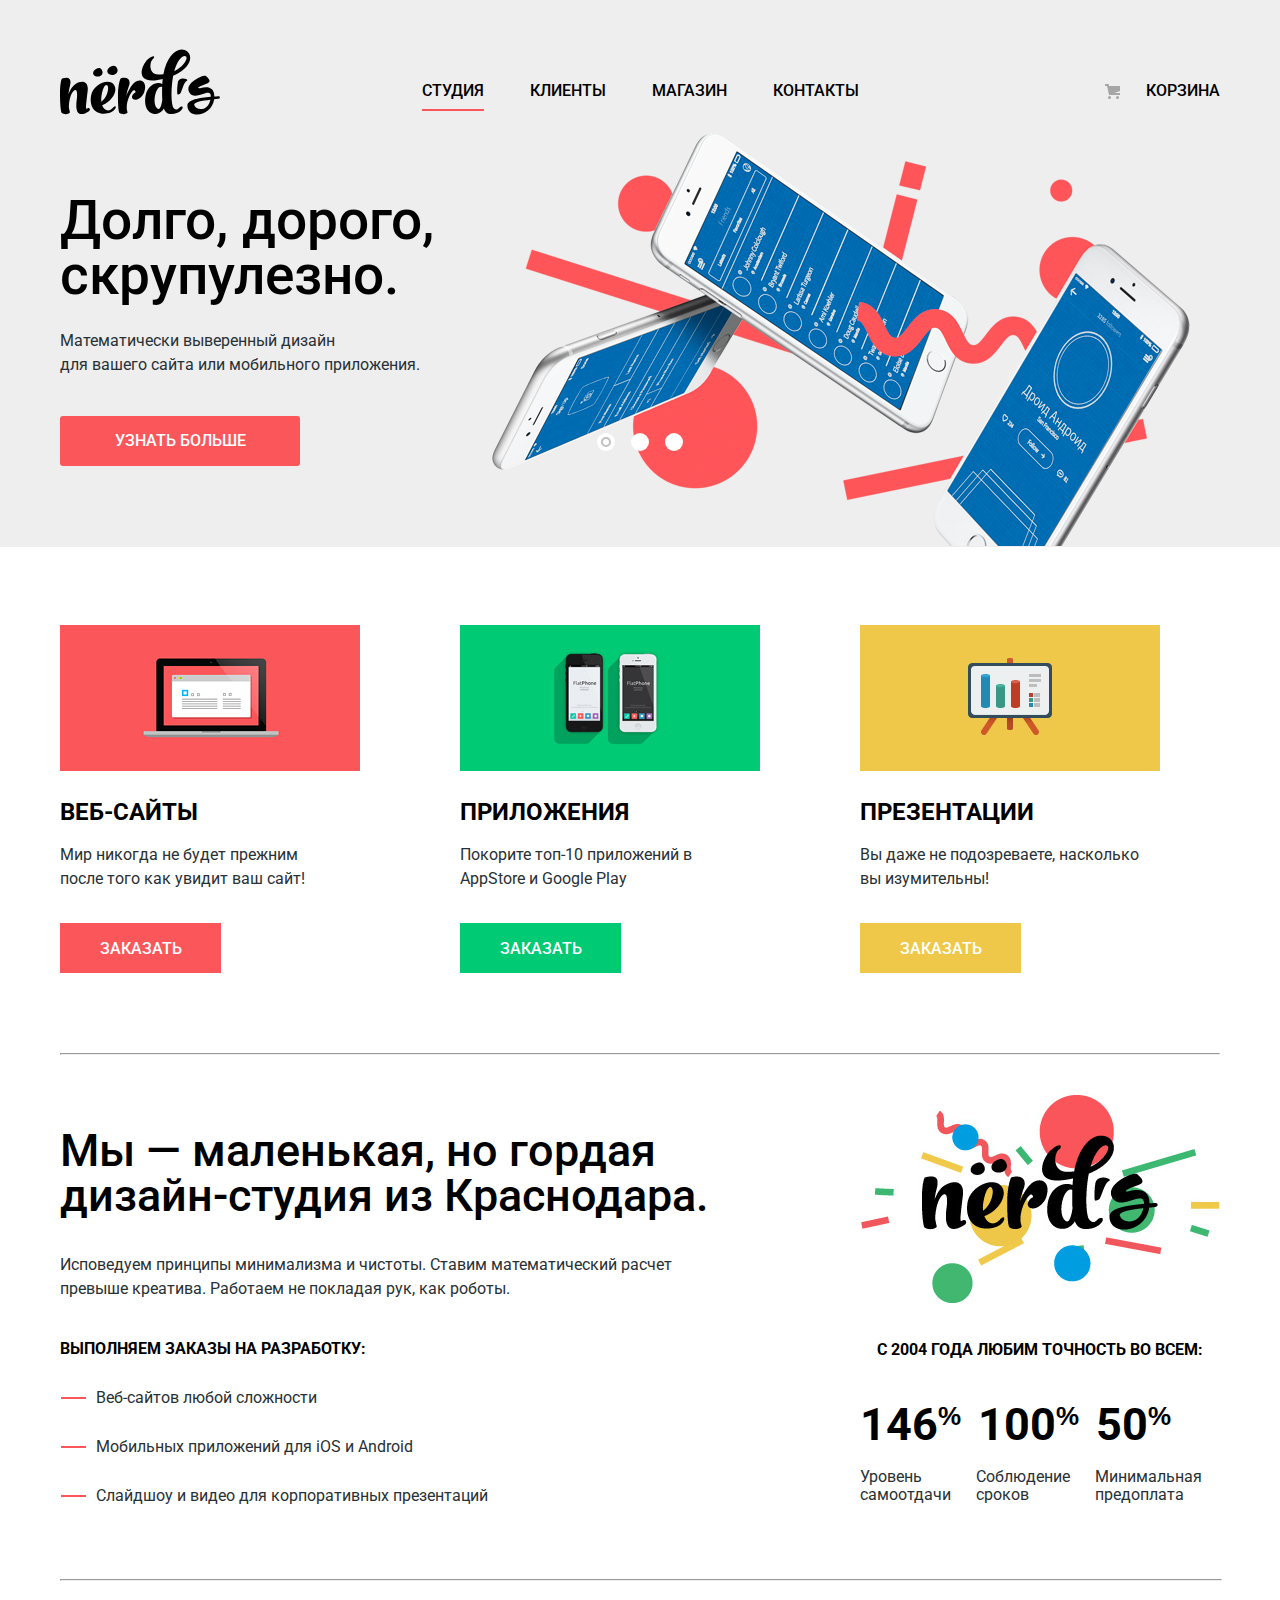
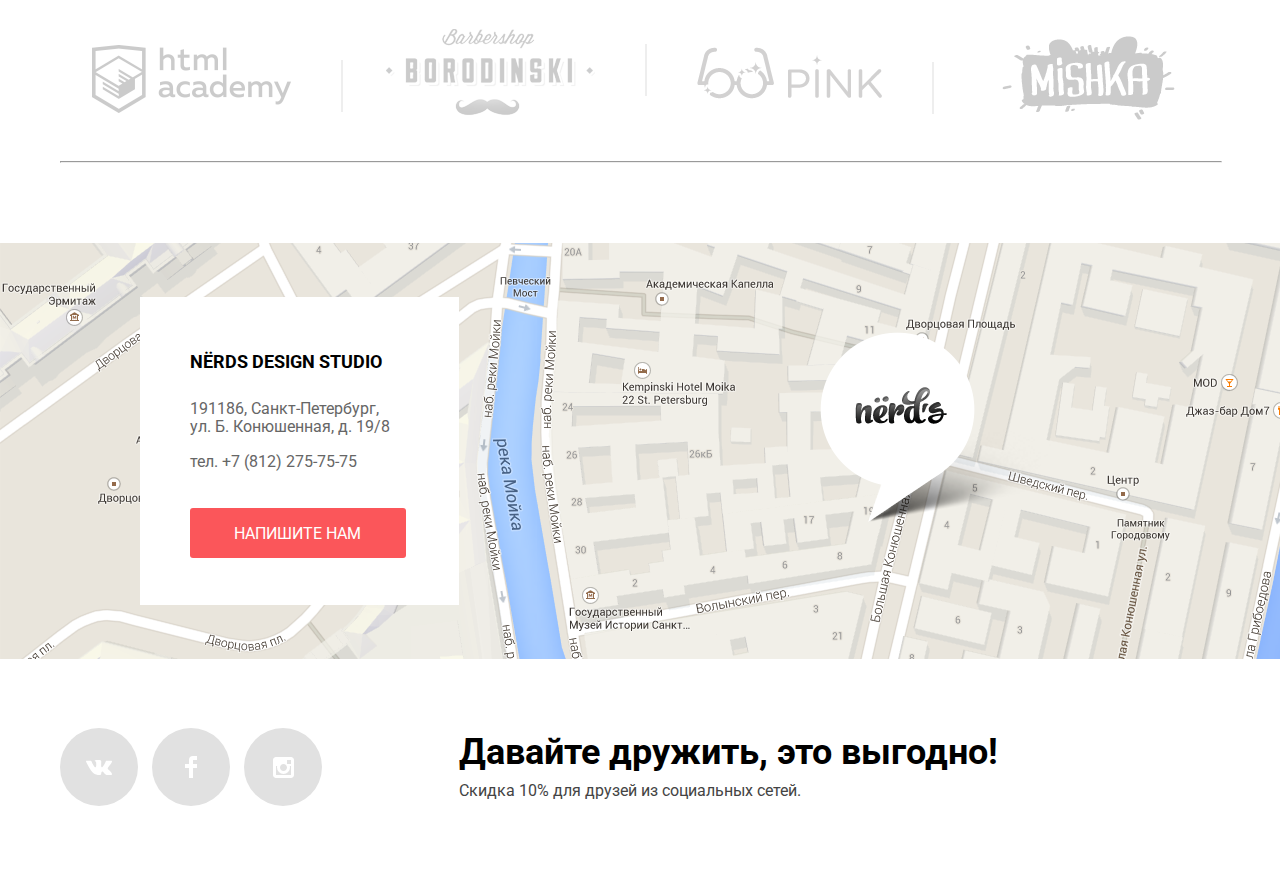
<file: index.html>
<!DOCTYPE html>
<html lang="ru">
  <head>
    <meta charset="utf-8">
    <title>HTML Academy: Нёрдс</title>
    <link href="https://fonts.googleapis.com/css?family=Roboto:400,500,700&display=swap&subset=cyrillic" rel="stylesheet">
    <link rel="stylesheet" href="css/normalize.css">
    <link rel="stylesheet" href="css/style.css">
  </head>
  <body>

    <header class="header-cite">
      <h1 class="visually-hidden">Веб Студия Нёрдс</h1>
      <div class="menu-block">
        <img src="img/nerds-logo.svg" width="160" height="66" alt="Логотип «Нёрдс»">

        <ul class="main-menu">
          <li class="active">
            <a href="#">Студия</a>
          </li>
          <li>
            <a href="#">Клиенты</a>
          </li>
          <li>
            <a href="catalog.html">Магазин</a>
          </li>
          <li>
            <a href="#">Контакты</a>
          </li>
        </ul>

        <ul class="main-basket">
          <li>
            <a href="#">Корзина</a>
          </li>
        </ul>
      </div>

      <section class="slide">
        <div class="container">
          <h2 class="visually-hidden">Лента преимуществ</h2>
          <input id="iphone-slide" class="visually-hidden" type="radio" name="switch" checked="">
          <input id="monitor-slide" class="visually-hidden" type="radio" name="switch">
          <input id="gadgets-slide" class="visually-hidden" type="radio" name="switch">
          <div class="slide-bar">
            <label for="iphone-slide" class="slide-bar-iphone">iphone</label>
            <label  for="monitor-slide" class="slide-bar-monitor">monitor</label>
            <label for="gadgets-slide" class="slide-bar-gadgets">gadgets</label>
          </div>
          <ul class="slide-list">
            <li class="slide-item">
              <h3>Долго, дорого,<br> скрупулезно.</h3>
              <p>Математически выверенный дизайн<br> для вашего сайта или мобильного приложения.</p>
              <a class="btn" href="#">Узнать больше</a>
            </li>
            <li class="slide-item">
              <h3>Любим математику<br> как никто другой</h3>
              <p>Никакого креатива, только математические формулы<br> для расчета идеальных пропорций.</p>
              <a class="btn">Узнать больше</a>
            </li>
            <li class="slide-item">
              <h3>Только ночь,<br> только хардкор</h3>
              <p>Работать днем, как все? Мы против этого.<br> Ближе к полуночи работа только начинается.</p>
              <a class="btn">Узнать больше</a>
            </li>
          </ul>
        </div>
      </section>

    </header>


    <main>
      <div class="block-services">
        <h2 class="visually-hidden">Наши Услуги!</h2>
        <section class="services-sait">
          <img src="img/web-sait.png" width="300" height="146" alt="Веб Сайт">
          <h3>Веб-сайты</h3>
          <p>Мир никогда не будет прежним после того как увидит ваш сайт!</p>
          <button class="btn-services btn-services-sait" type="button" name="button">ЗАКАЗАТЬ</button>
        </section>
        <section class="services-application">
          <img src="img/application.png" width="300" height="146" alt="Приложения">
          <h3>Приложения</h3>
          <p>Покорите топ-10 приложений в AppStore и Google Play</p>
          <button class="btn-services btn-services-application" type="button" name="button">ЗАКАЗАТЬ</button>
        </section>
        <section class="services-presentation">
          <img src="img/presentation.png" width="300" height="146" alt="Презентация">
          <h3>Презентации</h3>
          <p>Вы даже не подозреваете, насколько вы изумительны!</p>
          <button class="btn-services btn-services-presentation" type="button" name="button">ЗАКАЗАТЬ</button>
        </section>
        <hr>
      </div>

      <div class="our-qualities">
        <div class="task-list">
          <h2>Мы — маленькая, но гордая дизайн-студия из Краснодара.</h2>
          <p>Исповедуем принципы минимализма и чистоты. Ставим математический расчет превыше креатива. Работаем не покладая рук, как роботы.</p>
          <h3>Выполняем заказы на разработку:</h3>
          <ol>
            <li>Веб-сайтов любой сложности</li>
            <li>Мобильных приложений для iOS и Android</li>
            <li>Слайдшоу и видео для корпоративных презентаций</li>
          </ol>
        </div>
        <div class="feature">
          <img src="img/nerds-color-logo.png" width="360" height="208" alt="Цветной Логотип Нердс">
          <p>с 2004 года Любим точность во всем:</p>
          <ul class="feature-percent">
            <li>146<span>%</span></li>
            <li>100<span>%</span></li>
            <li>50<span>%</span></li>
          </ul>
          <ul class="feature-text">
            <li>Уровень самоотдачи</li>
            <li>Соблюдение сроков</li>
            <li>Минимальная предоплата</li>
          </ul>
        </div>
      </div>

      <div class="block-logo">
        <hr>
          <ul class="logos-works">
            <li class="logo-html"><a href="https://htmlacademy.ru/intensive/htmlcss"><img src="img/logo-html-academy.svg" width="199" height="68" alt="Логотип htmlacademy"></a></li>
            <li class="logo-borodinski"><img src="img/logo-borodinski.svg" width="209" height="90" alt="Логотип Барбершоп"></li>
            <li class="logo-pink"><img src="img/logo-pink.svg" width="185" height="52" alt="Логотип Пинк"></li>
            <li class="logo-mishka"><img src="img/logo-mishka.svg" width="173" height="84" alt="Логотип Мишка"></li>
          </ul>
        <hr>
      </div>

    </main>



    <footer class="footer">
      <div class="maps-footer">

          <img src="img/maps.png" width="1440" height="416" alt="Карта">
          <div class="adress-maps">
            <h3>NЁRDS DESIGN STUDIO</h3>
            <p>191186, Санкт-Петербург, ул. Б. Конюшенная, д. 19/8</p>
            <p>тел. +7 (812) 275-75-75</p>
            <a href="index.html#modalbackground" class="button">Напишите нам</a>
          </div>
          <img class="marker-adress" src="img/map-marker.png" width="231" height="190" alt="Маркер карты">
        </div>

        <div class="block-footer">
          <div class="social">
            <ul>
              <li>
                <a class="social-btn" href="#"><span class="visually-hidden">Вконтакте</span>
                  <svg xmlns="http://www.w3.org/2000/svg" width="26" height="15" viewBox="0 0 26 15"><path fill="#FFF" d="M16.138 11.51c.956-.309 2.18 2.04 3.483 2.939.978.681 1.727.534 1.727.534l3.473-.05s1.815-.112.957-1.554c-.071-.12-.503-1.069-2.585-3.022-2.177-2.043-1.882-1.712.739-5.244 1.597-2.153 2.236-3.468 2.036-4.028-.192-.539-1.365-.399-1.365-.399L20.69.713c-.381.001-.704.119-.851.515-.003.004-.621 1.666-1.445 3.079-1.741 2.989-2.436 3.148-2.724 2.961-.661-.433-.494-1.737-.494-2.664 0-2.897.432-4.105-.846-4.417-.427-.104-.739-.172-1.828-.182-1.392-.021-2.574 0-3.244.329-.445.223-.786.712-.579.74.26.035.843.16 1.155.586.401.552.389 1.789.389 1.789s.229 3.411-.54 3.834c-.528.29-1.25-.302-2.803-3.016-.793-1.388-1.392-2.922-1.392-2.922s-.116-.285-.326-.441c-.25-.185-.6-.244-.6-.244L.848.684S.29.7.085.946c-.182.218-.015.668-.015.668s2.909 6.881 6.203 10.347c3.02 3.182 6.452 2.971 6.452 2.971h1.555s.469-.054.709-.312c.224-.24.214-.691.214-.691s-.031-2.109.935-2.419z"/>
                  </svg>
                </a>
              </li>
              <li>
                <a class="social-btn" href="#"><span class="visually-hidden">Фэйсбук</span>
                  <svg xmlns="http://www.w3.org/2000/svg" width="12" height="22" viewBox="0 0 12 22"><path fill="#FFF" d="M12 4V0H8a4 4 0 0 0-4 4v4H0v4h4v10h4V12h4V8H8V4h4z"/>
                  </svg>
                </a>
              </li>
              <li>
                <a class="social-btn" href="#"><span class="visually-hidden">Инстаграм</span>
                  <svg xmlns="http://www.w3.org/2000/svg" width="21" height="21" viewBox="0 0 21 21"><path fill="#FFF" d="M18 0H3C1.35 0 0 1.35 0 3v15c0 1.65 1.35 3 3 3h15c1.65 0 3-1.35 3-3V3c0-1.65-1.35-3-3-3zm-7.5 7c1.93 0 3.5 1.57 3.5 3.5S12.43 14 10.5 14 7 12.43 7 10.5 8.57 7 10.5 7zM18 18H3V9h1.181A6.504 6.504 0 0 0 4 10.5a6.5 6.5 0 1 0 13 0 6.45 6.45 0 0 0-.181-1.5H18v9zm0-11h-4V3h4v4z"/>
                  </svg>
                </a>
              </li>
            </ul>
          </div>
          <div class="friend">
            <b>Давайте дружить, это выгодно!</b>
            <p>Скидка 10% для друзей из социальных сетей.</p>
          </div>
        </div>
    </footer>


    <div class="modal" id="modalbackground">
          <section class="write-to-us">
            <h2>Напишите нам</h2>
            <form class="write-to-us-form" action="https://htmlacademy.ru/intensive/htmlcss" method="get">
              <p>
                <label for="zona-name">Ваше имя:</label>
                <input type="text" id="zona-name" name="name" placeholder="Имя Фамилия">
              </p>
              <p>
                <label for="zona-email">Ваш e-mail:</label>
                <input type="email" id="zona-email" name="email" placeholder="email@example.com">
              </p>
              <p class="message-zona">
                <label for="zona-message">Текст письма:</label>
                <textarea id="zona-message" placeholder="В свободной форме" name="message" cols="50" rows="5"></textarea>
              </p>
                <button class="button">
                  Отправить
                </button>
            </form>
            <a href="index.html" class="exit" aria-label="Закрыть"></a>
          </section>
    </div>













  </body>
</html>
</file>
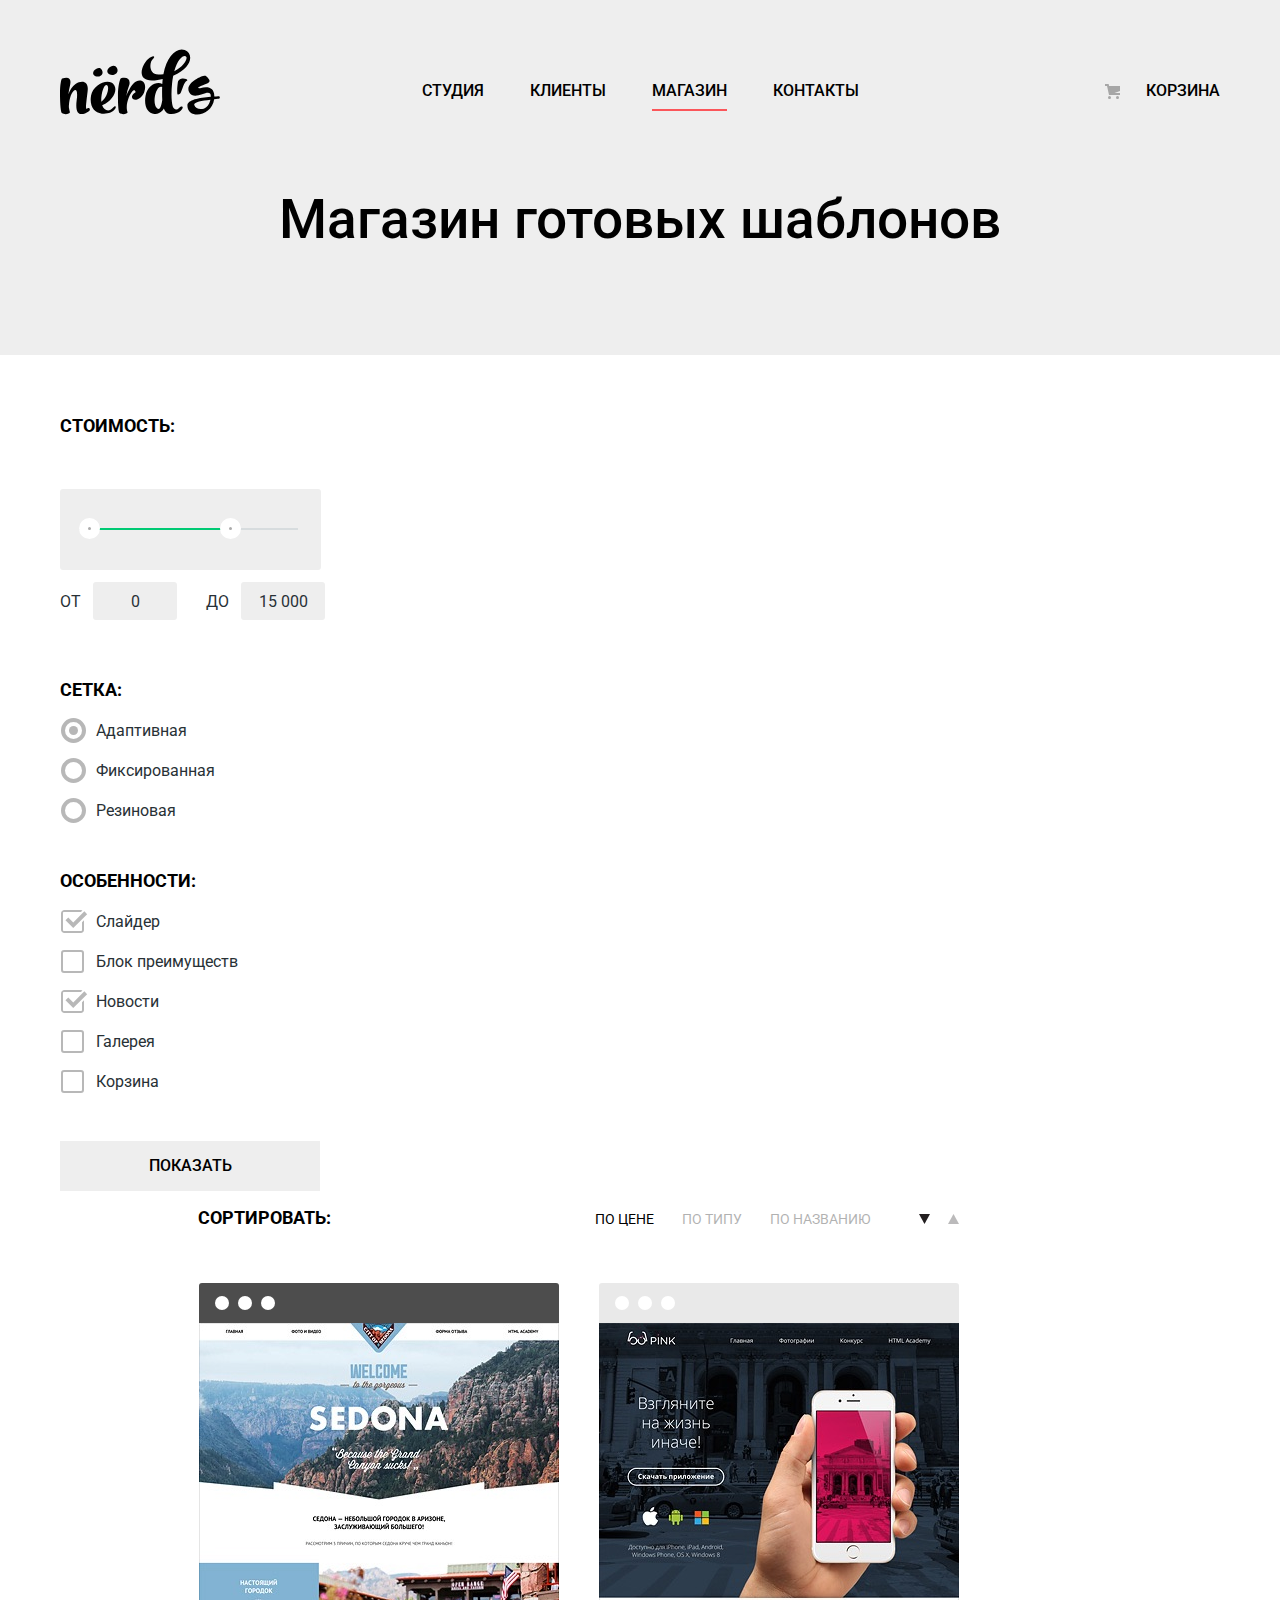
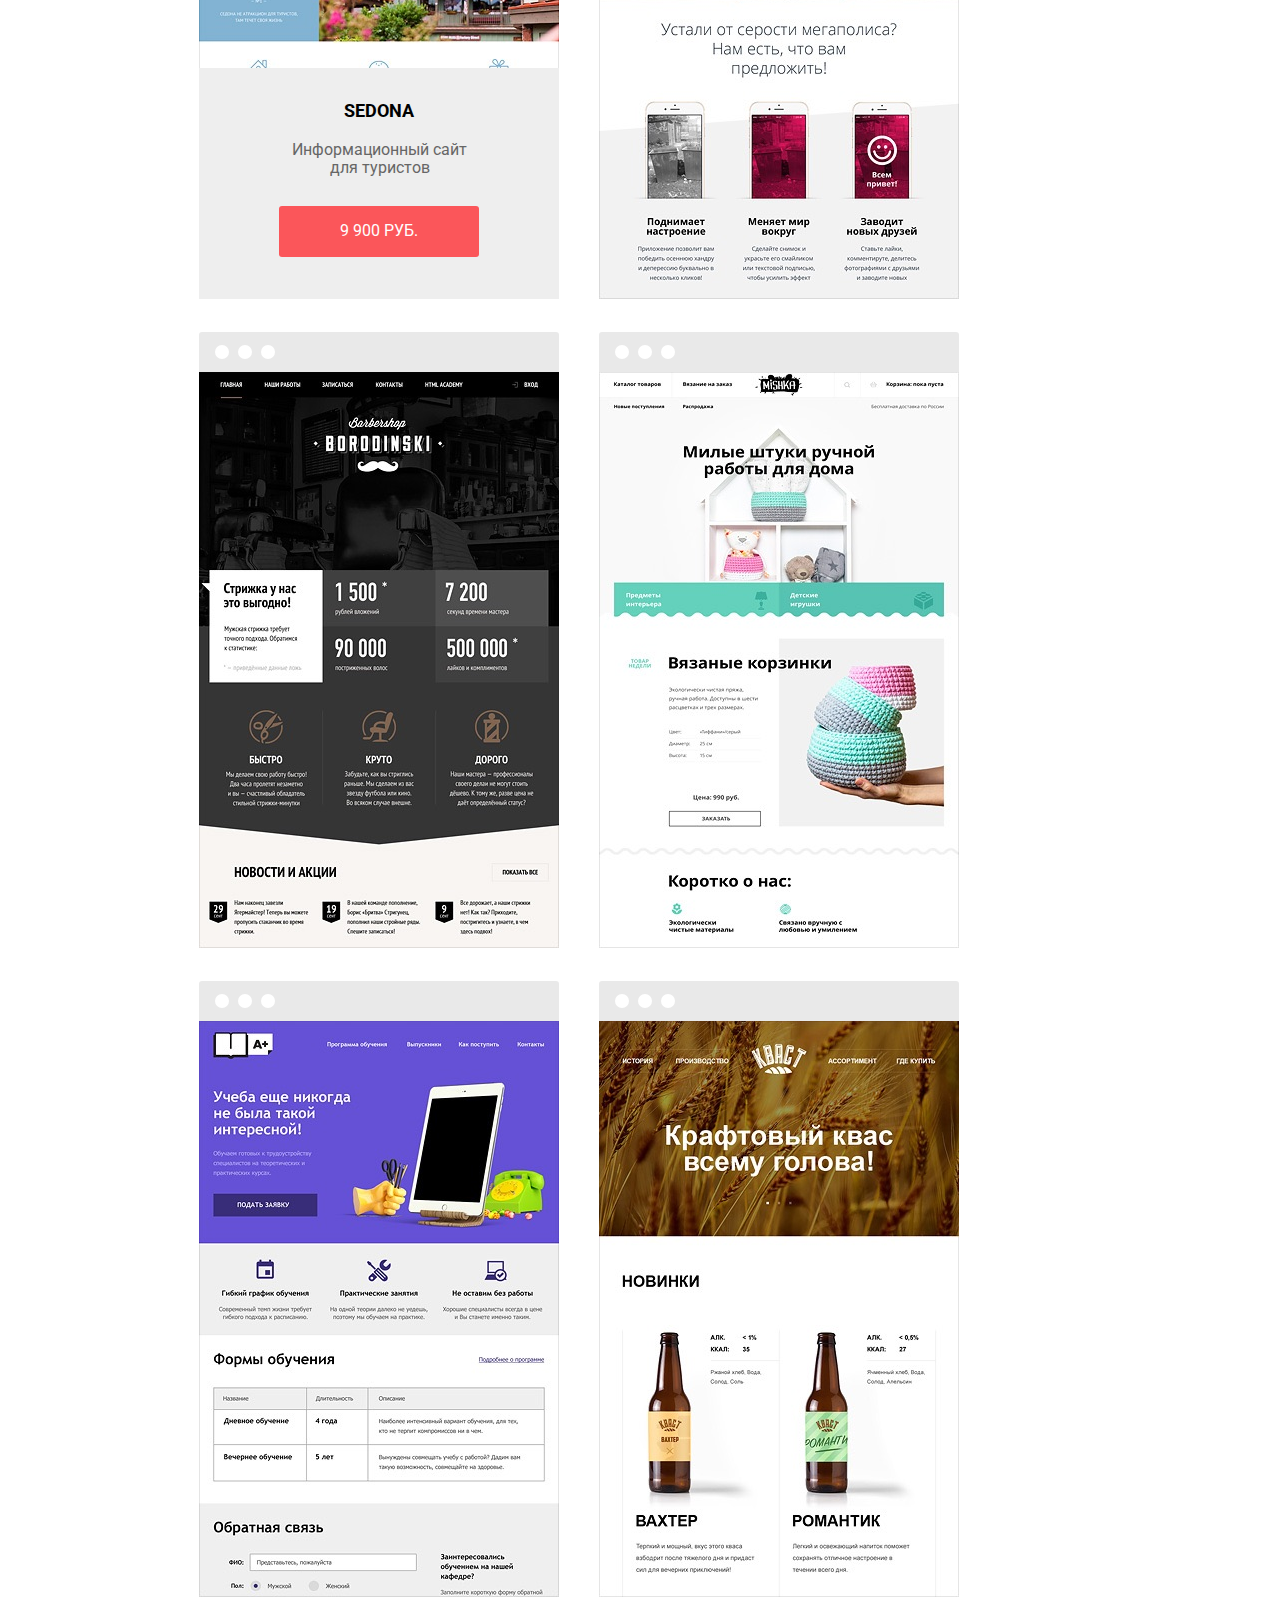
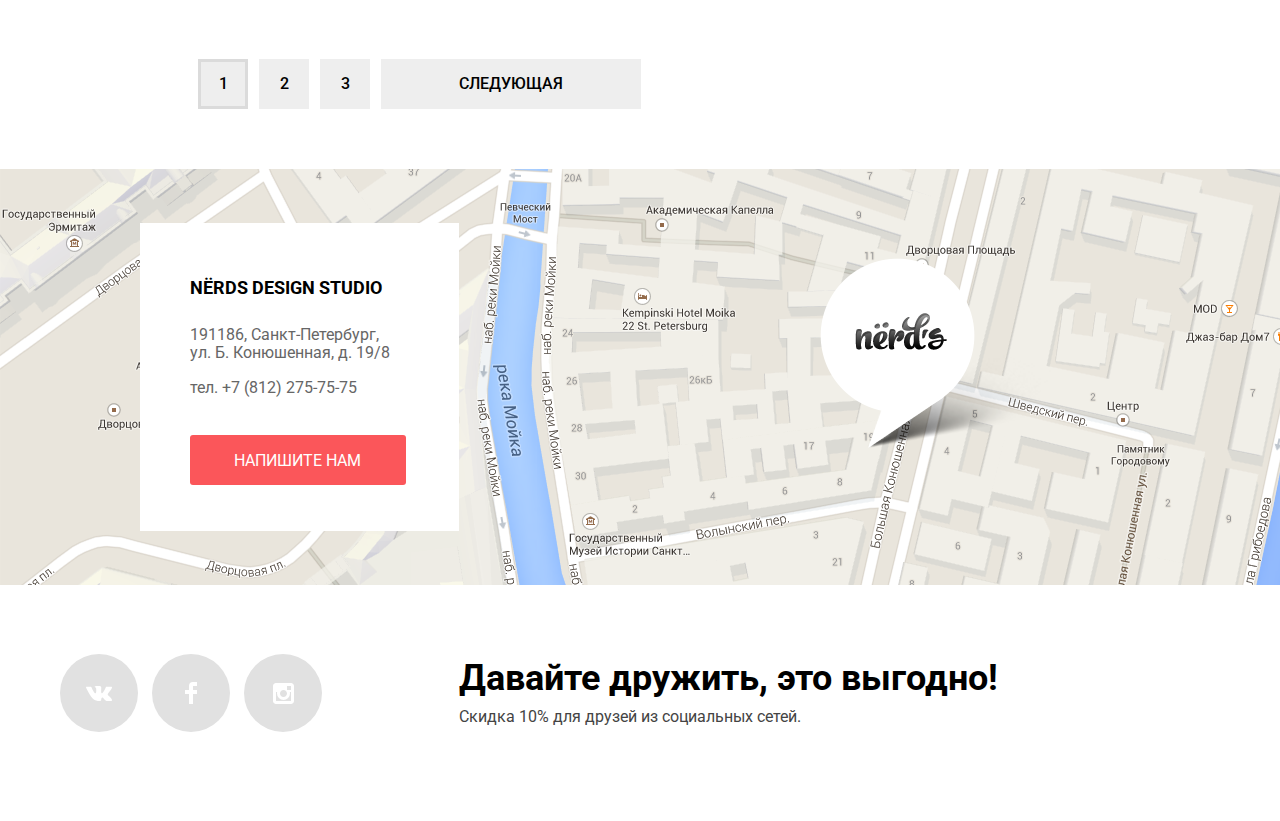
<file: catalog.html>
<!DOCTYPE html>
<html lang="ru">
  <head>
    <meta charset="utf-8">
    <title>HTML Academy: Нёрдс</title>
    <link href="https://fonts.googleapis.com/css?family=Roboto:400,500,700&display=swap&subset=cyrillic" rel="stylesheet">
    <link rel="stylesheet" href="css/normalize.css">
    <link rel="stylesheet" href="css/style.css">
  </head>
  <body>
    <header class="header-cite">
      <div class="menu-block">
        <a href="index.html"><img src="img/nerds-logo.svg" width="160" height="66" alt="Логотип «Нёрдс»"></a>
        <ul class="main-menu">
          <li><a href="index.html">Студия</a></li>
          <li><a href="#">Клиенты</a></li>
          <li class="active"><a href="#">Магазин</a></li>
          <li><a href="#">Контакты</a></li>
        </ul>
        <ul class="main-basket">
          <li><a href="#">Корзина</a></li>
        </ul>
      </div>
      <h1 class="market-shablons">Магазин готовых шаблонов</h1>
    </header>



    <main>
      <div class="block-main">
        <form class="range-controls" action="index.html" method="post">
          <div class="sort-price">
            <p>СТОИМОСТЬ:</p>
            <div class="block-sort-price">
              <div class="scale"></div>
              <div class="bar"></div>
              <div class="range-toggle"></div>
              <div class="range-toggle"></div>
            </div>
            <div class="price-min-max">
              <label class="min-price">ОТ<input type="text" name="min-price" value="0"></label>
              <label class="max-price">ДО<input type="text" name="max-price" value="15 000"></label>
            </div>
          </div>
          <div class="grid">
            <p>СЕТКА:</p>
            <div class="grid-block">
              <label class="grid-radio"><input type="radio" name="fat" class="visually-hidden" value="Adaptive" checked><span class="radio-indicator"></span>Адаптивная</label>
              <label class="grid-radio"><input type="radio" name="fat" class="visually-hidden" value="Fixed"><span class="radio-indicator"></span>Фиксированная</label>
              <label class="grid-radio"><input type="radio" name="fat" class="visually-hidden" value="Rubber"><span class="radio-indicator"></span>Резиновая</label>
            </div>
          </div>
          <div class="features">
            <p>ОСОБЕННОСТИ:</p>
            <div class="features-block">
              <label class="features-checkbox"><input type="checkbox" name="toppings" class="visually-hidden" value="Slider" checked><span class="checkbox-indicator"></span>Слайдер</label>
              <label class="features-checkbox"><input type="checkbox" name="toppings" class="visually-hidden" value="Benefits block"><span class="checkbox-indicator"></span>Блок преимуществ</label>
              <label class="features-checkbox"><input type="checkbox" name="toppings" class="visually-hidden" value="news" checked><span class="checkbox-indicator"></span>Новости</label>
              <label class="features-checkbox"><input type="checkbox" name="toppings" class="visually-hidden" value="Gallery"><span class="checkbox-indicator"></span>Галерея</label>
              <label class="features-checkbox"><input type="checkbox" name="toppings" class="visually-hidden" value="Basket"><span class="checkbox-indicator"></span>Корзина</label>
            </div>
          </div>
          <button class="btn-price" type="button" name="button">ПОКАЗАТЬ</button>
        </form>

        <div class="right-block">
          <div class="right-block-top">
            <div class="sort">
              <p>СОРТИРОВАТЬ:</p>
            </div>
            <div class="sort-by">
              <ul>
                <li class="sort-active"><a href="#">ПО ЦЕНЕ</a></li>
                <li><a href="#">ПО ТИПУ</a></li>
                <li><a href="#">ПО НАЗВАНИЮ</a></li>
                <li class="sort-active"><a href="#"><img src="img/icon-down-dir.svg" width="11" height="10" alt="иконка сортировки"></a></li>
                <li><a href="#"><img src="img/icon-up-dir.svg" width="11" height="10" alt="иконка сортировки"></a></li>
              </ul>
            </div>
          </div>
          <div class="card-menu">
            <div class="item-card">
              <div class="header-item-card-active">
                <div class="toggle"></div>
                <div class="toggle"></div>
                <div class="toggle"></div>
              </div>
              <img src="img/card-sedona.jpg" width="360" height="576" alt="Сайт Седона">
              <section class="footer-item-card-active">
                <h3><a href="#">SEDONA</a></h3>
                <p class="sedona">Информационный сайт для туристов</p>
                <button class="btn-card" type="button" name="button">9 900 РУБ.</button>
              </section>
            </div>
            <div class="item-card">
              <div class="header-item-card">
                <div class="toggle"></div>
                <div class="toggle"></div>
                <div class="toggle"></div>
              </div>
              <img src="img/card-pink.jpg" width="360" height="576" alt="Сайт Пинк">
              <section class="footer-item-card">
                <h3><a href="#">PINK APP</a></h3>
                <p class="pink-app">Продуктовый лендинг приложения для iOS и Android</p>
                <button class="btn-card" type="button" name="button">9 900 РУБ.</button>
              </section>
            </div>
            <div class="item-card">
              <div class="header-item-card">
                <div class="toggle"></div>
                <div class="toggle"></div>
                <div class="toggle"></div>
              </div>
              <img src="img/card-barbershop.jpg" width="360" height="576" alt="Сайт Барбершоп">
              <section class="footer-item-card">
                <h3><a href="#">BARBERSHOP</a></h3>
                <p class="barbershop">Сайт салона красоты. Для мужчин, да.</p>
                <button class="btn-card" type="button" name="button">9 900 РУБ.</button>
              </section>
            </div>
            <div class="item-card">
              <div class="header-item-card">
                <div class="toggle"></div>
                <div class="toggle"></div>
                <div class="toggle"></div>
              </div>
              <img src="img/card-mishka.jpg" width="360" height="576" alt="Сайт Мишка">
              <section class="footer-item-card">
                <h3><a href="#">MISHKA</a></h3>
                <p class="mishka">Интернет-магазин вязаных игрушек</p>
                <button class="btn-card" type="button" name="button">9 900 РУБ.</button>
              </section>
            </div>
            <div class="item-card">
              <div class="header-item-card">
                <div class="toggle"></div>
                <div class="toggle"></div>
                <div class="toggle"></div>
              </div>
              <img src="img/card-aplus.jpg" width="360" height="576" alt="Сайт А плюс">
              <section class="footer-item-card">
                <h3><a href="#">A PLUS</a></h3>
                <p class="a-plus">Лендинг курсов повышения квалификации</p>
                <button class="btn-card" type="button" name="button">9 900 РУБ.</button>
              </section>
            </div>
            <div class="item-card">
              <div class="header-item-card">
                <div class="toggle"></div>
                <div class="toggle"></div>
                <div class="toggle"></div>
              </div>
              <img src="img/card-kvast.jpg" width="360" height="576" alt="Сайт Кваст">
              <section class="footer-item-card">
                <h3><a href="#">КВАСТ</a></h3>
                <p class="cvast">Промо-сайт производителя крафтового кваса</p>
                <button class="btn-card" type="button" name="button">9 900 РУБ.</button>
              </section>
            </div>
          </div>
          <div class="right-block-bot">
            <ul>
              <li class="number-one"><a href="#">1</a></li>
              <li><a href="#">2</a></li>
              <li><a href="#">3</a></li>
              <li><a href="#">СЛЕДУЮЩАЯ</a></li>
            </ul>
          </div>
        </div>
      </div>
    </main>




  <footer class="footer">
    <div class="maps-footer">
        <img src="img/maps.png" width="1440" height="416" alt="Карта">
        <div class="adress-maps">
          <h3>NЁRDS DESIGN STUDIO</h3>
          <p>191186, Санкт-Петербург, ул. Б. Конюшенная, д. 19/8</p>
          <p>тел. +7 (812) 275-75-75</p>
          <a href="catalog.html#modalbackground" class="button">Напишите нам</a>
        </div>
        <img class="marker-adress" src="img/map-marker.png" width="231" height="190" alt="Маркер Карты">
      </div>

      <div class="block-footer">
        <div class="social">
          <ul>
            <li>
              <a class="social-btn" href="#"><span class="visually-hidden">Вконтакте</span>
                <svg xmlns="http://www.w3.org/2000/svg" width="26" height="15" viewBox="0 0 26 15"><path fill="#FFF" d="M16.138 11.51c.956-.309 2.18 2.04 3.483 2.939.978.681 1.727.534 1.727.534l3.473-.05s1.815-.112.957-1.554c-.071-.12-.503-1.069-2.585-3.022-2.177-2.043-1.882-1.712.739-5.244 1.597-2.153 2.236-3.468 2.036-4.028-.192-.539-1.365-.399-1.365-.399L20.69.713c-.381.001-.704.119-.851.515-.003.004-.621 1.666-1.445 3.079-1.741 2.989-2.436 3.148-2.724 2.961-.661-.433-.494-1.737-.494-2.664 0-2.897.432-4.105-.846-4.417-.427-.104-.739-.172-1.828-.182-1.392-.021-2.574 0-3.244.329-.445.223-.786.712-.579.74.26.035.843.16 1.155.586.401.552.389 1.789.389 1.789s.229 3.411-.54 3.834c-.528.29-1.25-.302-2.803-3.016-.793-1.388-1.392-2.922-1.392-2.922s-.116-.285-.326-.441c-.25-.185-.6-.244-.6-.244L.848.684S.29.7.085.946c-.182.218-.015.668-.015.668s2.909 6.881 6.203 10.347c3.02 3.182 6.452 2.971 6.452 2.971h1.555s.469-.054.709-.312c.224-.24.214-.691.214-.691s-.031-2.109.935-2.419z"/>
                </svg>
              </a>
            </li>
            <li>
              <a class="social-btn" href="#"><span class="visually-hidden">Фэйсбук</span>
                <svg xmlns="http://www.w3.org/2000/svg" width="12" height="22" viewBox="0 0 12 22"><path fill="#FFF" d="M12 4V0H8a4 4 0 0 0-4 4v4H0v4h4v10h4V12h4V8H8V4h4z"/>
                </svg>
              </a>
            </li>
            <li>
              <a class="social-btn" href="#"><span class="visually-hidden">Инстаграм</span>
                <svg xmlns="http://www.w3.org/2000/svg" width="21" height="21" viewBox="0 0 21 21"><path fill="#FFF" d="M18 0H3C1.35 0 0 1.35 0 3v15c0 1.65 1.35 3 3 3h15c1.65 0 3-1.35 3-3V3c0-1.65-1.35-3-3-3zm-7.5 7c1.93 0 3.5 1.57 3.5 3.5S12.43 14 10.5 14 7 12.43 7 10.5 8.57 7 10.5 7zM18 18H3V9h1.181A6.504 6.504 0 0 0 4 10.5a6.5 6.5 0 1 0 13 0 6.45 6.45 0 0 0-.181-1.5H18v9zm0-11h-4V3h4v4z"/>
                </svg>
              </a>
            </li>
          </ul>
        </div>
        <div class="friend">
          <b>Давайте дружить, это выгодно!</b>
          <p>Скидка 10% для друзей из социальных сетей.</p>
        </div>
      </div>
    </footer>


    <div class="modal" id="modalbackground">
      <section class="write-to-us">
        <h2>Напишите нам</h2>
        <form class="write-to-us-form" action="https://htmlacademy.ru/intensive/htmlcss" method="get">
          <p>
            <label for="zona-name">Ваше имя:</label>
            <input type="text" id="zona-name" name="name" placeholder="Имя Фамилия">
          </p>
          <p>
            <label for="zona-email">Ваш e-mail:</label>
            <input type="email" id="zona-email" name="email" placeholder="email@example.com">
          </p>
          <p class="message-zona">
            <label for="zona-message">Текст письма:</label>
            <textarea id="zona-message" placeholder="В свободной форме" name="message" cols="50" rows="5"></textarea>
          </p>
            <button class="button">
              Отправить
            </button>
        </form>
        <a href="catalog.html" class="exit" aria-label="Закрыть"></a>
      </section>


    </div>
  </body>
</html>
</file>
<file: css/style.css>
body {
  margin: 0;
  padding: 0;
  font-family: "Roboto", "Arial", sans-serif;
  font-size: 16px;
  line-height: 1.5;
  font-weight: 400;
  color: rgb(0, 0, 0);
  background-color: rgb(255, 255, 255);
}
a {
  text-decoration: none;
  text-transform: uppercase;
}
/* img {
  max-width: 100%;
  height: auto;
} */
.visually-hidden {
  position: absolute;

  width: 1px;
  height: 1px;
  margin: -1px;
  border: 0px;
  margin: 0px;

  white-space: nowrap;

  -webkit-clip-path: inset(100%);

          clip-path: inset(100%);
  clip: rect(0 0 0 0);
  overflow: hidden;
}

/* header */

.header-cite {
  background-color: rgb(238, 238, 238);
  min-height: 355px;
}
.menu-block {
  display: -webkit-box;
  display: -ms-flexbox;
  display: flex;
  -ms-flex-wrap: wrap;
      flex-wrap: wrap;
  width: 1160px;
  margin-left: auto;
  margin-right: auto;
}
.menu-block img {
  margin: 49px 202px 10px 0px;
}
.menu-block img:hover {
  opacity: 0.8;
}
.menu-block img:focus,
.menu-block img:active {
  opacity: 0.3;
}

.active a{
  border-bottom: 2px solid rgb(251, 86, 90);
  padding-bottom: 9px;
}
.menu-block ul {
  list-style: none;
  padding: 0px;
  margin: 76px 0px 0px 0px;
  display: -webkit-box;
  display: -ms-flexbox;
  display: flex;
  -ms-flex-wrap: wrap;
      flex-wrap: wrap;
}
.menu-block a{
  color: rgb(0, 0, 0);
  font-size: 16px;
  font-weight: 500;
  line-height: 1.88;
}
.menu-block a:hover {
  color: rgb(251, 86, 90);
}
.menu-block a:focus,
.menu-block a:active {
  color: rgba(0, 0, 0, 0.3);
  padding-bottom: 9px;
}
.main-menu {
  width: 545px;
  display: -webkit-box;
  display: -ms-flexbox;
  display: flex;
  -webkit-box-pack: start;
      -ms-flex-pack: start;
          justify-content: flex-start;
}
.main-menu li {
  margin-right: 46px;
}
.main-basket {
  width: 253px;
  display: -webkit-box;
  display: -ms-flexbox;
  display: flex;
  -webkit-box-pack: end;
      -ms-flex-pack: end;
          justify-content: flex-end;
  position: relative;
}
.main-basket li::after {
  content: "";
  background-image: url("../img/cart-icon.svg");
  background-repeat: no-repeat;
  background-position: 0 0;
  position: absolute;
  top: 8px;
  right: 100px;
  width: 15px;
  height: 15px;
}
.main-basket a {
  padding-left: 10px;
}
.market-shablons {
  text-align: center;
  line-height: 1;
  font-weight: 500;
  font-size: 55px;
  text-transform: none;
  margin: 57px 0px 0px 0px;
}

 /* slades */


.slide {
  position: relative;
  background-color: rgb(238, 238, 238);
  width: 1160px;
  min-height: 405px;
  margin-left: auto;
  margin-right: auto;
}

.slide-bar label {
  position: relative;
  display: inline-block;
  width: 18px;
  height: 18px;
  border-radius: 50%;
  cursor: pointer;
  padding: 8px;
}

.slide-bar label::after {
  content: "";
  position: absolute;
  top: 8px;
  left: 8px;
  z-index: 1;
  width: 18px;
  height: 18px;
  background: rgb(255, 255, 255);
  border-radius: 50%;
}

.slide-bar {
  position: absolute;
  left: 50%;
  bottom: 104px;
  z-index: 100;
  width: 160px;
  height: 18px;
  text-align: center;
  font-size: 0;
  -webkit-transform: translateX(-50%);
      -ms-transform: translateX(-50%);
          transform: translateX(-50%);
}

.slide-list {
  margin: 0;
  padding: 0;
  margin-top: -10px;
  list-style: none;
}

.slide-item {
  display: none;
  padding: 78px 0 81px 0;
}

#iphone-slide:checked ~ .slide-list .slide-item:nth-child(1) {
  display: block;
}

#monitor-slide:checked ~ .slide-list .slide-item:nth-child(2) {
  display: block;
}

#gadgets-slide:checked ~ .slide-list .slide-item:nth-child(3) {
  display: block;
}

#iphone-slide:checked ~ .slide-bar .slide-bar-iphone::before,
#monitor-slide:checked ~ .slide-bar .slide-bar-monitor::before,
#gadgets-slide:checked ~ .slide-bar .slide-bar-gadgets::before {
  content: "";
  position: absolute;
  left: 50%;
  top: 50%;
  z-index: 2;
  width: 6px;
  height: 6px;
  margin: -5px;
  background-color: inherit;
  border: 2px solid rgb(193, 193, 193);
  border-radius: 50%;
}

.slide-item:nth-child(1) {
  background-image: url("../img/slide1.png");
  background-repeat: no-repeat;
  background-position: 432px 18px;
}

.slide-item:nth-child(2) {
  background-image: url("../img/slide2.png");
  background-repeat: no-repeat;
  background-position: 496px 2px;
}

.slide-item:nth-child(3) {
  background-image: url("../img/slide3.png");
  background-repeat: no-repeat;
  background-position: 402px 21px;
}

.slide-item h3 {
  max-width: 600px;
  margin: 0;
  margin-bottom: 26px;
  font-size: 55px;
  line-height: 1;
  font-weight: 500;
}

.slide-item p {
  max-width: 430px;
  margin: 0;
  margin-bottom: 39px;
  font-size: 16px;
  line-height: 1.5;
  font-weight: 400;
  text-transform: initial;
  color: rgb(40, 49, 54);
}
.slide-item a {
  font-size: 16px;
  font-weight: 500;
  line-height: 1.13;
  color: rgb(255, 255, 255);
  padding: 16px 0px;
  width: 240px;
  border-radius: 3px;
  background-color: rgb(251, 86, 90);
  display: block;
  text-align: center;
}
.slide-item a:hover {
  background-color: rgb(231, 66, 70);
}
.slide-item a:focus,
.slide-item a:active {
  color: rgba(255, 255, 255, 0.3);
  background-color: rgb(215, 55, 59);
}
 /* close header */

 /* main */

 .block-services {
   display: -webkit-box;
   display: -ms-flexbox;
   display: flex;
   -ms-flex-wrap: wrap;
       flex-wrap: wrap;
   width: 1160px;
   margin-left: auto;
   margin-right: auto;
   margin-top: 78px;
 }
 .services-sait img {
   background-color: rgb(251, 86, 90);
 }
 .services-application img {
   background-color: rgb(1, 202, 116);
 }
 .services-presentation img {
   background-color: rgb(240, 200, 73);
 }
 .block-services section:not(:nth-of-type(3n+1)) {
   margin-left: 100px;
 }
 .block-services section {
   margin-bottom: 72px;
 }
 .block-services h3 {
   font-size: 24px;
   line-height: 1.25;
   text-align: left;
   text-transform: uppercase;
   margin: 19px 0px 0px 0px;
 }
 .block-services p {
   color: rgb(40, 49, 54);
   font-size: 16px;
   line-height: 1.5;
   width: 280px;
   margin: 16px 0px 0px 0px;
 }
 .btn-services {
   margin-top: 32px;
   padding: 17px 39px 15px 40px;
   color: rgb(255, 255, 255);
   font-size: 16px;
   font-weight: 500;
   line-height: 1.13;
   border: 0px;
 }
 .btn-services-sait {
   background-color: rgb(251, 86, 90);
 }
 .btn-services-application {
   background-color: rgb(0, 202, 116);
 }
 .btn-services-presentation {
   background-color: rgb(239, 200, 74);
 }
 .btn-services-sait:hover,
 .btn-services-sait:focus {
   background-color: rgb(231, 66, 70);
 }
 .btn-services-sait:active {
   background: rgb(215, 55, 59);
   -webkit-box-shadow: inset 0 3px 0 0 rgba(0,1,1,0.10);
           box-shadow: inset 0 3px 0 0 rgba(0,1,1,0.10);
   color: rgba(255, 255, 255, 0.3);
 }
 .btn-services-application:hover,
 .btn-services-application:focus {
   background-color: rgb(0, 188, 108);
 }
 .btn-services-application:active {
   background: rgb(0, 170, 98);
   -webkit-box-shadow: inset 0 3px 0 0 rgba(0,1,1,0.10);
           box-shadow: inset 0 3px 0 0 rgba(0,1,1,0.10);
   color: rgba(255, 255, 255, 0.3);
 }
 .btn-services-presentation:hover,
 .btn-services-presentation:focus {
   background-color: rgb(234, 181, 52);
 }
 .btn-services-presentation:active {
   background: rgb(229, 167, 34);
   -webkit-box-shadow: inset 0 3px 0 0 rgba(0,1,1,0.10);
           box-shadow: inset 0 3px 0 0 rgba(0,1,1,0.10);
   color: rgba(255, 255, 255, 0.3);
 }
 .block-services hr {
   width: 1160px;
   size: 2px;
   color: rgb(238, 238, 238);
 }
 .our-qualities {
   width: 1160px;
   margin-left: auto;
   margin-right: auto;
   display: -webkit-box;
   display: -ms-flexbox;
   display: flex;
   -webkit-box-pack: justify;
       -ms-flex-pack: justify;
           justify-content: space-between;
   margin-bottom: 55px;
 }
 .task-list {
   width: 650px;
   margin-top: 35px;
 }
 .task-list h2 {
   font-size: 45px;
   line-height: 1;
   font-weight: 500;
   margin: 30px 0px 10px 0px;
 }
 .task-list p {
   font-size: 16px;
   line-height: 1.5;
   color: rgb(40, 49, 54);
   margin: 35px 0px 0px 0px;
   width: 617px;
 }
 .task-list h3 {
   font-size: 16px;
   line-height: 1.5;
   text-transform: uppercase;
   margin-top: 36px;
 }
 .task-list ol {
   list-style: none;
   font-size: 16px;
   line-height: 1.5;
   color: rgb(40, 49, 54);
   padding-left: 36px;
 }
 .task-list li {
   position: relative;
   margin: 25px 0px 15px 0px;;
 }
 .task-list li::before {
   content: "";
   position: absolute;
   width: 25px;
   height: 2px;
   background-color: rgb(251, 86, 90);
   top: 11px;
   left: -35px;
 }
 .feature {
   width: 360px;
   margin-top: 32px;
 }
 .feature p {
   text-align: center;
   text-transform: uppercase;
   font-weight: 700;
   margin: 28px 0px 0px 0px;
 }
 .feature ul {
   list-style: none;
   display: -webkit-box;
   display: -ms-flexbox;
   display: flex;
   padding: 0px 0px 0px 0px;
 }
 .feature-percent {
   font-size: 45px;
   line-height: 0.22;
   font-weight: 700;
   margin: 58px 0px 0px 0px;
   min-height: 20px;
 }
 .feature-percent li {
   position: relative;
   margin-right: 40px;
 }
 .feature-percent span {
   font-family: Helvetica;
   font-size: 26px;
   letter-spacing: 0;
   line-height: 10px;
   position: absolute;
   top: -9px;
 }
 .feature-text {
   line-height: 1.13;
   color: rgb(40, 49, 54);
   margin: 28px 0px 0px 0px;
 }
 .feature-text li {
   margin-right: 25px;
 }
 .block-logo {
   width: 1160px;
   margin-left: auto;
   margin-right: auto;
   margin-bottom: 20px;
 }
 .block-logo hr {
   width: 1160px;
   size: 2px;
   color: rgb(238, 238, 238);
   margin: 0px;
 }
 .logos-works {
   display: -webkit-box;
   display: -ms-flexbox;
   display: flex;
   -ms-flex-wrap: wrap;
       flex-wrap: wrap;
   min-height: 180px;
   margin-top: 0px;
   margin-bottom: 0px;
 }
 .logos-works li {
   position: relative;
   list-style: none;
   min-height: 90px;
   display: -webkit-box;
   display: -ms-flexbox;
   display: flex;
   -ms-flex-pack: distribute;
       justify-content: space-around;
 }
 .logos-works li:NOT(:NTH-CHILD(4N))::after {
   content: "";
   position: absolute;
   width: 2px;
   height: 52px;
   border-right: 2px solid rgb(238, 238, 238);
   position: absolute;
   top: 15px;
   right: -52px;
 }
 .logos-works li:NOT(:NTH-CHILD(4N+1)) {
   margin-left: 95px;
 }
 .logos-works img {
  opacity: 0.2;
 }
 .logos-works img:hover,
 .logos-works img:focus {
   opacity: 1;
 }
 .logos-works img:active {
   opacity: 0.1;
 }
 .logo-html {
   margin: 64px 0px 0px -8px;
 }
 .logo-borodinski {
   margin: 48px 7px 0px 0px;
 }
 .logo-pink {
   margin: 66px 25px 0px 0px;
 }
 .logo-mishka {
   margin: 55px 0px 8px 0px;
 }


/* main catalog */
.block-main {
  width: 1160px;
  margin-top: 40px;
  margin-left: auto;
  margin-right: auto;
  display: -webkit-box;
  display: -ms-flexbox;
  display: flex;
  -ms-flex-wrap: wrap;
      flex-wrap: wrap;
}
.sort-price {
  margin: 16px 0px 0px 0px;
}
.block-sort-price {
  width: 242px;
  height: 81px;
  background-color: rgb(238, 238, 238);
  position: relative;
  padding-left: 19px;
  border-radius: 3px;
  margin-top: 48px;
}
.scale {
  width: 219px;
  height: 2px;
  background-color: rgb(215, 220, 222);
  position: absolute;
  top: 39px;
}
.bar {
  width: 152px;
  height: 2px;
  background-color: rgb(0, 202, 116);
  position: absolute;
  top: 39px;
  left: 21px;
}
.range-controls p {
  font-size: 18px;
  line-height: 1.67;
  font-weight: 700;
  margin: 0px;
}
.range-controls label {
  line-height: 1.25;
  color: rgb(40, 49, 54);
  font-size: 16px;
}
.range-toggle {
  width: 3px;
  height: 3px;
  border-radius: 50%;
  border: 9px solid rgb(255, 255, 255);
  position: absolute;
  top: 29px;
  background-color: rgb(171, 171, 171);
  cursor: pointer;
}
.block-sort-price .range-toggle:last-child {
  top: 29px;
  right: 80px;
}
.price-min-max {
  margin-top: 12px;
}
.max-price {
  margin-left: 25px;
}
.min-price input[type="text"],
.max-price input[type="text"] {
  font-size: 16px;
  line-height: 1.38;
  color: rgb(40, 49, 54);
  width: 80px;
  height: 36px;
  background-color: rgb(238, 238, 238);
  border: 0px;
  margin-left: 12px;
  text-align: center;
  border-radius: 3px;
}
.grid {
  margin: 55px 0px 0px 0px;
}
.grid-block {
  width: 120px;
  display: -webkit-box;
  display: -ms-flexbox;
  display: flex;
  -ms-flex-wrap: wrap;
      flex-wrap: wrap;
  -webkit-box-pack: start;
      -ms-flex-pack: start;
          justify-content: flex-start;
}
.features-block p {
  margin: 0px;
}
.features-block {
  width: 180px;
  padding: 7px 0px 4px 1px;
  display: -webkit-box;
  display: -ms-flexbox;
  display: flex;
  -ms-flex-wrap: wrap;
      flex-wrap: wrap;
}
.grid-radio {
  position: relative;
  padding: 16px 0px 4px 36px;
  cursor: pointer;
}
.grid-radio input[type="radio"] + .radio-indicator {
  position: absolute;
  top: 13px;
  left: 1px;

  width: 17px;
  height: 17px;

  border: 4px solid rgb(77, 77, 77);
  border-radius: 50px;
  opacity: 0.4;
}
.grid-radio input[type="radio"]:hover + .radio-indicator,
.grid-radio input[type="radio"]:focus + .radio-indicator {
  opacity: 1;
}
.grid-radio input[type="radio"]:disabled + .radio-indicator {
  opacity: 0.1;
}
.grid-radio input[type="radio"]:checked + .radio-indicator::before {
  content: "";
  position: absolute;
  top: 4px;
  left: 4px;
  width: 9px;
  height: 9px;
  border-radius: 50px;
  background-color: rgb(77, 77, 77);
}
.features {
  width: 150px;
  margin-top: 41px;
}
.features-checkbox {
  position: relative;
  padding: 9px 0px 11px 35px;
  cursor: pointer;
}
.features-checkbox input[type="checkbox"] + .checkbox-indicator {
  position: absolute;
  top: 7px;
  left: 0px;

  width: 19px;
  height: 19px;

  border: 2px solid rgb(77, 77, 77);
  border-radius: 3px;
  opacity: 0.4;
}
.features-checkbox input[type="checkbox"]:hover + .checkbox-indicator,
.features-checkbox input[type="checkbox"]:focus + .checkbox-indicator,
.features-checkbox input[type="checkbox"]:checked:hover + .checkbox-indicator,
.features-checkbox input[type="checkbox"]:checked:focus + .checkbox-indicator {
  opacity: 1;
}
.features-checkbox input[type="checkbox"]:disabled + .checkbox-indicator,
.features-checkbox input[type="checkbox"]:disabled:hover + .checkbox-indicator {
  opacity: 0.1;
}
.features-checkbox input[type="checkbox"]:checked + .checkbox-indicator {
 background-image: url("../img/checkbox-on.svg");
 width: 27px;
 height: 23px;
 border: 0px;
 opacity: 0.4;
}
.btn-price {
  font-weight: 500;
  line-height: 1.13;
  color: rgb(0, 0, 0);
  margin-top: 34px;
  padding: 16px 88px 16px 89px;
  border: 0px;
  background-color: rgb(238, 238, 238);
}
.btn-price:hover,
.btn-price:focus,
.right-block-bot li:hover,
.right-block-bot li:focus {
  background-color: rgb(223, 223, 223);
}
.btn-price:active,
.right-block-bot li:active {
  background: rgb(213, 213, 213);
  -webkit-box-shadow: inset 0 3px 0 0 rgba(0,1,1,0.10);
          box-shadow: inset 0 3px 0 0 rgba(0,1,1,0.10);
  color: rgba(0, 0, 0, 0.3);
}
.right-block-top {
  width: 899px;
  display: -webkit-box;
  display: -ms-flexbox;
  display: flex;
}
.sort {
  height: 40px;
  margin: 0px 0px 52px 0px;
}
.sort-by {
  height: 40px;
  width: 640px;
}
.sort p {
  margin-left: 138px;
  font-size: 18px;
  line-height: 1;
  font-weight: 700;
}
.sort-by ul{
  list-style: none;
  display: -webkit-box;
  display: -ms-flexbox;
  display: flex;
  -webkit-box-pack: end;
      -ms-flex-pack: end;
          justify-content: flex-end;
}
.sort-by li:not(:last-child){
  padding-left: 28px;
}
.sort-by li:last-child {
  padding-left: 18px;
}
.sort-by a {
  font-size: 14px;
  line-height: 1.29;
  opacity: 0.3;
  color: rgb(0, 0, 0);
}
.sort-by a:hover,
.sort-by a:focus {
  opacity: 0.6;
  color: rgb(0, 0, 0);
}
.sort-by a:active {
  color: rgb(0, 0, 0);
  opacity: 1;
}
.sort-active a{
  opacity: 1;
  margin-left: 20px;
}

/* style item card */
.card-menu {
  width: 899px;
  display: -webkit-box;
  display: -ms-flexbox;
  display: flex;
  -ms-flex-wrap: wrap;
      flex-wrap: wrap;
  -webkit-box-pack: end;
      -ms-flex-pack: end;
          justify-content: flex-end;
}
.item-card {
  width: 360px;
  height: 616px;
  background-color: rgb(233, 233, 233);
  border-radius: 3px 3px 0px 0px;
  position: relative;
  margin: 0px 0px 33px 40px;
}
.item-card:hover .footer-item-card,
.item-card:active .footer-item-card {
  display: block;
  border: 1px solid rgba(77,77,77,0.10);
  -webkit-box-shadow: 0 6px 15px 0 rgba(0,1,1,0.25);
          box-shadow: 0 6px 15px 0 rgba(0,1,1,0.25);
}
.item-card:hover ,
.item-card:active {
  background-color: rgb(77, 77, 77);
}
.header-item-card-active {
  background-color: rgb(77, 77, 77);
  border-radius: 3px 3px 0px 0px;
}
.header-item-card-active,
.header-item-card {
  position: relative;
  height: 40px;
}
.toggle {
  width: 14px;
  height: 14px;
  border-radius: 50%;
  background-color: rgb(255, 255, 255);
  position: absolute;
  top: 13px;
  left: 16px;
}
.toggle:nth-of-type(2) {
  margin-left: 23px;
}
.toggle:nth-of-type(3) {
  margin-left: 46px;
}
.footer-item-card-active,
.footer-item-card {
  position: absolute;
  bottom: 0px;
  width: 360px;
  min-height: 231px;
  background-color: rgb(238, 238, 238);
  text-align: center;
}
.footer-item-card {
  display: none;
}
.footer-item-card-active h3,
.footer-item-card h3 {
  margin: 28px 0px 0px 0px;
}
.footer-item-card-active a,
.footer-item-card a {
  font-size: 18px;
  line-height: 1.67;
}
.footer-item-card-active p,
.footer-item-card p {
  color: rgb(102, 102, 102);
  line-height: 1.13;
  margin-top: 15px;
}
.sedona {
  padding: 0px 91px 0px 92px;
}
.pink-app {
  padding: 0px 66px 0px 67px;
}
.barbershop {
  padding: 0px 95px 0px 94px;
}
.mishka {
  padding: 0px 110px 0px 112px;
}
.a-plus {
  padding: 0px 73px 0px 73px;
}
.cvast {
  padding: 0px 76px 0px 75px;
}
.btn-card {
  background-color: rgb(251, 86, 90);
  padding: 16px 61px;
  line-height: 1.13;
  color: rgb(255, 255, 255);
  border: 0px;
  margin-top: 13px;
  border-radius: 3px;
}
.btn-card:hover,
.btn-card:focus {
  background-color: rgb(231, 66, 70);
}
.btn-card:active {
  background-color: rgb(215, 55, 59);
  -webkit-box-shadow: inset 0 3px 0 0 rgba(0,1,1,0.10);
          box-shadow: inset 0 3px 0 0 rgba(0,1,1,0.10);
}
.footer-item-card-active a:link,
.footer-item-card a:link {
  color: rgb(0, 0, 0);
}
.footer-item-card-active a:visited,
.footer-item-card a:visited {
  color: rgb(0, 0, 0);
}
.footer-item-card-active a:hover,
.footer-item-card-active a:focus,
.footer-item-card a:hover,
.footer-item-card a:focus {
  color: rgb(251, 86, 90);
}
.footer-item-card-active a:active,
.footer-item-card a:active {
  color: rgba(0, 0, 0, 0.3);
}
/* number */

.right-block-bot ul {
  display: -webkit-box;
  display: -ms-flexbox;
  display: flex;
  list-style: none;
  margin: 29px 0px 0px 87px;
}
.number-one {
  border: solid 3px rgb(219, 219, 219);
  box-sizing: border-box;
}
.right-block-bot li {
  width: 50px;
  height: 50px;
  background-color: rgb(238, 238, 238);
  margin-left: 11px;
  display: -webkit-box;
  display: -ms-flexbox;
  display: flex;
  -webkit-box-pack: center;
      -ms-flex-pack: center;
          justify-content: center;
  -webkit-box-align: center;
      -ms-flex-align: center;
          align-items: center;
}
.right-block-bot li:last-child {
  width: 260px;
  height: 50px;
}
.right-block-bot a {
  color: rgb(0, 0, 0);
  line-height: 1.13;
  font-weight: 500;
}
.right-block-bot a:active {
  color: rgba(0, 0, 0, 0.3);
}


 /* footer */
.footer {
  display: -webkit-box;
  display: -ms-flexbox;
  display: flex;
  flex-direction: column;
  align-items: center;
}
.maps-footer {
  margin-left: auto;
  margin-right: auto;
  position: relative;
  margin-top: 60px;
}
.maps-footer img:not(.marker-adress) {
  background-color: rgb(233, 229, 220)
}
.adress-maps {
  width: 319px;
  height: 308px;
  background-color: rgb(255, 255, 255);
  position: absolute;
  top: 54px;
  left: 140px;
}
.adress-maps h3 {
  font-size: 18px;
  text-transform: uppercase;
  line-height: 1.67;
  margin: 50px 0px 23px 50px;
}
.adress-maps p {
  width: 201px;
  line-height: 1.13;
  color: rgb(102, 102, 102);
  margin: 0px 0px 17px 50px;
}
.adress-maps a {
  margin: 20px 0px 0px 50px;
}
.maps-footer img:last-child{
  position: absolute;
  top: 89px;
  left: 820px;
}
.block-footer {
  width: 1160px;
  margin-left: auto;
  margin-right: auto;
  display: -webkit-box;
  display: -ms-flexbox;
  display: flex;
}
.social {
  margin-top: 62px;
  margin-bottom: 77px;
}
.social ul {
  list-style: none;
  margin: 0px;
  padding: 0px;
  display: -webkit-box;
  display: -ms-flexbox;
  display: flex;
  -ms-flex-wrap: wrap;
      flex-wrap: wrap;
  -webkit-box-pack: justify;
      -ms-flex-pack: justify;
          justify-content: space-between;
  width: 262px;
}
.social-btn {
  display: -webkit-box;
  display: -ms-flexbox;
  display: flex;
  -webkit-box-align: center;
      -ms-flex-align: center;
          align-items: center;
  -webkit-box-pack: center;
      -ms-flex-pack: center;
          justify-content: center;
  border-radius: 50%;
  width: 78px;
  height: 78px;
  background-color: rgb(225, 225, 225);
}
.social-btn:hover,
.social-btn:focus {
  border-radius: 50%;
  background-color: rgb(231, 66, 70);
}
.social-btn:active {
  background-color: rgb(215, 55, 59);
  -webkit-box-shadow: inset 0 3px 0 0 rgba(0,1,1,0.10);
          box-shadow: inset 0 3px 0 0 rgba(0,1,1,0.10);
  border-radius: 50%;
}
.social-btn:active path {
  fill: rgb(227, 115, 118);
}
.friend {
  margin: 68px 0px 77px 137px;
}
.friend b {
  font-size: 36px;
  line-height: 1;
}
.friend p {
  line-height: 1.38;
  color: rgb(68, 68, 68);
  margin-top: 9px;
}



/* form */
.modal {
  position: fixed;
  z-index: 100;
  top: 0;
  right: 0;
  bottom: 0;
  left: 0;
  /* display: none; */
  background-color: rgba(238, 238, 238, 0.8);
  opacity: 0;
  pointer-events: none;
}
.modal:target {
  opacity: 1;
  pointer-events: auto;
}
.write-to-us {
  background-color: rgb(255, 255, 255);
  -webkit-box-shadow: 0 20px 40px rgba(0, 1, 1, 0.75);
          box-shadow: 0 20px 40px rgba(0, 1, 1, 0.75);
  -webkit-box-sizing: border-box;
          box-sizing: border-box;
  position: relative;
  top: 50%;
  left: 50%;
  width: 960px;
  margin-top: -300px;
  margin-left: -480px;
  padding: 30px 100px 80px;
}
.write-to-us-form {
  display: -webkit-box;
  display: -ms-flexbox;
  display: flex;
  -ms-flex-wrap: wrap;
      flex-wrap: wrap;
  -webkit-box-pack: justify;
      -ms-flex-pack: justify;
          justify-content: space-between;
}
.write-to-us-form p {
  display: -webkit-box;
  display: -ms-flexbox;
  display: flex;
  -webkit-box-orient: vertical;
  -webkit-box-direction: normal;
      -ms-flex-direction: column;
          flex-direction: column;
  margin-bottom: 0;
  margin-top: 0;
}
.write-to-us .message-zona {
  width: 100%;
}
.write-to-us h2 {
  font-size: 45px;
  font-weight: 500;
  line-height: 45px;
  color: rgb(0, 0, 0);
  margin-bottom: 40px;
}
.write-to-us label {
  font-size: 16px;
  font-weight: 700;
  line-height: 18px;
  color: rgb(0, 0, 0);
  margin-bottom: 10px;
}
.write-to-us input {
  width: 334px;
  padding: 13px;
}
.write-to-us input,
.write-to-us textarea {
  line-height: 1.13;
  font-size: 16px;
  font-weight: 400;
  opacity: 0.5;
  color: rgb(68, 68, 68);
  border: 2px solid rgb(215, 220, 222);
  outline: none;
}
.message-zona {
  padding-top: 34px;
}
.message-zona textarea {
  padding: 12px;
}
.write-to-us input:focus,
.write-to-us textarea:focus {
  border-color: rgb(0, 0, 0);
}
.write-to-us input:hover,
.write-to-us textarea:hover {
  border-color: rgb(180, 185, 187);
}
.write-to-us input:invalid {
  border-color: rgb(231, 66, 70);
}
.write-to-us .button {
  margin-top: 47px;
  padding-right: 85px;
  padding-left: 85px;
  cursor: pointer;
}
.exit {
  position: absolute;
  top:75px;
  right: 88px;
  width: 21px;
  height: 21px;
  cursor: pointer;
  opacity: 0.3;
  border: none;
  background: 0 0 url("../img/close-cross.svg") no-repeat;
}
.exit:hover,
.exit:focus {
  opacity: 1;
}
.exit:active {
  opacity: 0.1;
}
.button {
  font-size: 16px;
  line-height: 18px;
  display: inline-block;
  padding: 17px 45px 15px 44px;
  text-align: center;
  vertical-align: middle;
  text-decoration: none;
  text-transform: uppercase;
  color: rgb(255, 255, 255);
  border: none;
  border-radius: 3px;
  background-color: rgb(251, 86, 90);
}
.button:active {
  color: rgb(227, 115, 118);
  background-color: rgb(215, 55, 59);
  -webkit-box-shadow: inset 0 3px 0 rgba(0, 1, 1, 0.1);
          box-shadow: inset 0 3px 0 rgba(0, 1, 1, 0.1);
}
.button:hover,
.button:focus {
  background-color: rgb(231, 66, 70);
}
</file>
